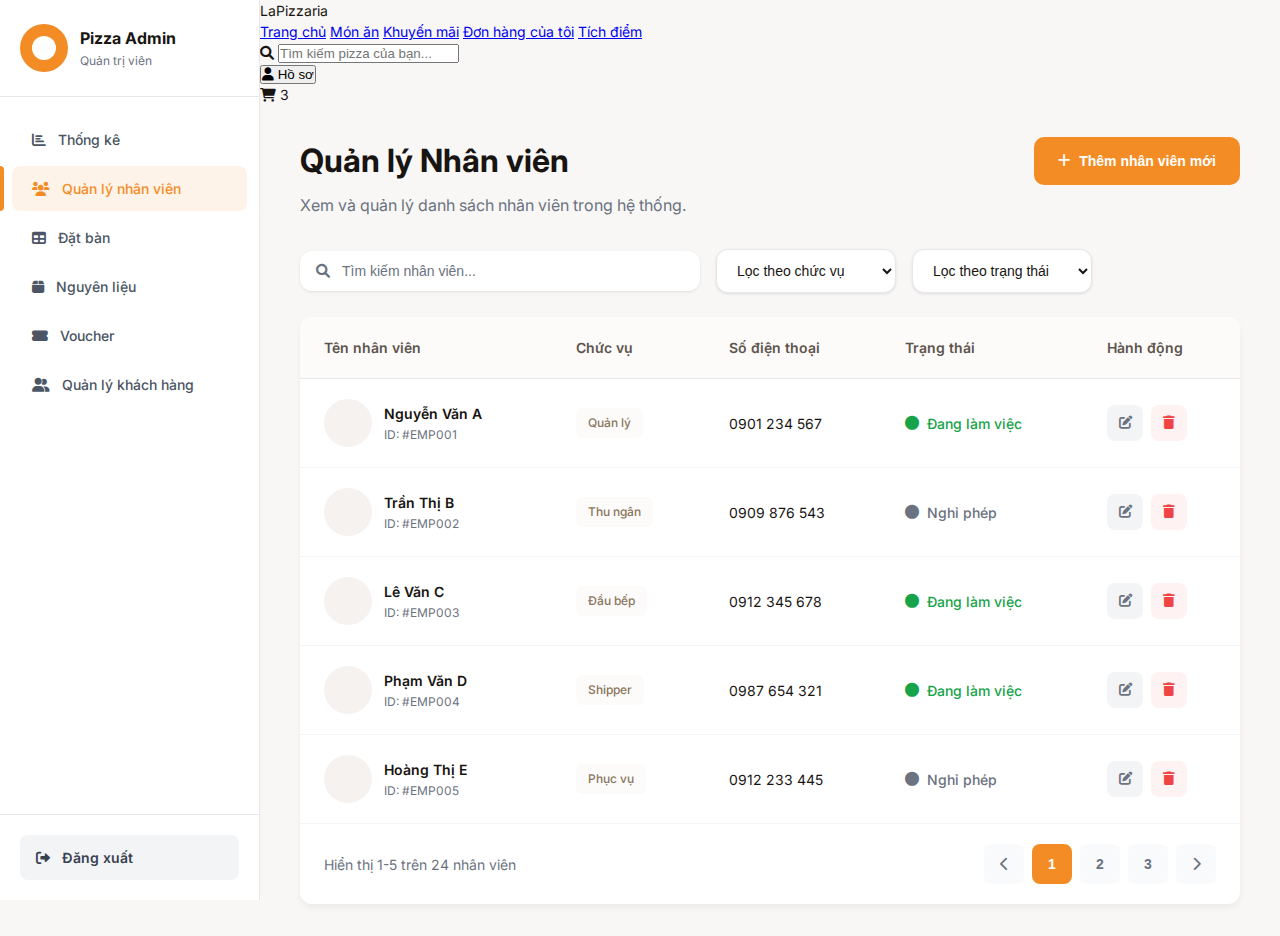
<file: index.html>
<!DOCTYPE html>
<html lang="vi">
<head>
    <meta charset="UTF-8">
    <meta name="viewport" content="width=device-width, initial-scale=1.0">
    <title>Dashboard Quản lý Nhân viên - La Pizzaria</title>
    <link href="https://fonts.googleapis.com/css2?family=Inter:wght@400;500;600;700&display=swap" rel="stylesheet">
    <link rel="stylesheet" href="https://cdnjs.cloudflare.com/ajax/libs/font-awesome/6.0.0/css/all.min.css">
    <link rel="stylesheet" href="styles.css">
</head>
<body>
    <div class="dashboard-container">
        <!-- Sidebar -->
        <aside class="sidebar">
            <div class="admin-info">
                <div class="admin-avatar"></div>
                <div class="admin-details">
                    <h3>Pizza Admin</h3>
                    <p>Quản trị viên</p>
                </div>
            </div>
            
            <nav class="sidebar-menu">
                <ul>
                    <li><a href="#"><i class="fas fa-chart-bar"></i> Thống kê</a></li>
                    <li class="active"><a href="#"><i class="fas fa-users"></i> Quản lý nhân viên</a></li>
                    <li><a href="#"><i class="fas fa-table"></i> Đặt bàn</a></li>
                    <li><a href="#"><i class="fas fa-box"></i> Nguyên liệu</a></li>
                    <li><a href="#"><i class="fas fa-ticket-alt"></i> Voucher</a></li>
                    <li><a href="#"><i class="fas fa-user-friends"></i> Quản lý khách hàng</a></li>
                </ul>
            </nav>
            
            <div class="logout-section">
                <a href="#" class="logout-btn">
                    <i class="fas fa-sign-out-alt"></i> Đăng xuất
                </a>
            </div>
        </aside>

        <!-- Main Content -->
        <main class="main-content">
            <!-- Header -->
            <header class="header">
                <div class="logo-section">
                    <div class="logo-icon"></div>
                    <span class="logo-text">LaPizzaria</span>
                </div>
                
                <nav class="header-nav">
                    <a href="#">Trang chủ</a>
                    <a href="#">Món ăn</a>
                    <a href="#">Khuyến mãi</a>
                    <a href="#">Đơn hàng của tôi</a>
                    <a href="#">Tích điểm</a>
                </nav>
                
                <div class="header-actions">
                    <div class="search-box">
                        <i class="fas fa-search"></i>
                        <input type="text" placeholder="Tìm kiếm pizza của bạn...">
                    </div>
                    <button class="profile-btn">
                        <i class="fas fa-user"></i> Hồ sơ
                    </button>
                    <div class="cart-icon">
                        <i class="fas fa-shopping-cart"></i>
                        <span class="cart-badge">3</span>
                    </div>
                </div>
            </header>

            <!-- Page Content -->
            <div class="page-content">
                <div class="page-header">
                    <div class="page-title">
                        <h1>Quản lý Nhân viên</h1>
                        <p>Xem và quản lý danh sách nhân viên trong hệ thống.</p>
                    </div>
                    <button class="add-employee-btn">
                        <i class="fas fa-plus"></i> Thêm nhân viên mới
                    </button>
                </div>

                <!-- Filter Bar -->
                <div class="filter-bar">
                    <div class="search-input">
                        <i class="fas fa-search"></i>
                        <input type="text" placeholder="Tìm kiếm nhân viên...">
                    </div>
                    <select class="filter-select">
                        <option>Lọc theo chức vụ</option>
                        <option>Quản lý</option>
                        <option>Thu ngân</option>
                        <option>Đầu bếp</option>
                        <option>Shipper</option>
                        <option>Phục vụ</option>
                    </select>
                    <select class="filter-select">
                        <option>Lọc theo trạng thái</option>
                        <option>Đang làm việc</option>
                        <option>Nghỉ phép</option>
                    </select>
                </div>

                <!-- Employee Table -->
                <div class="table-container">
                    <table class="employee-table">
                        <thead>
                            <tr>
                                <th>Tên nhân viên</th>
                                <th>Chức vụ</th>
                                <th>Số điện thoại</th>
                                <th>Trạng thái</th>
                                <th>Hành động</th>
                            </tr>
                        </thead>
                        <tbody>
                            <tr>
                                <td>
                                    <div class="employee-info">
                                        <div class="employee-avatar"></div>
                                        <div class="employee-details">
                                            <span class="employee-name">Nguyễn Văn A</span>
                                            <span class="employee-id">ID: #EMP001</span>
                                        </div>
                                    </div>
                                </td>
                                <td><span class="badge">Quản lý</span></td>
                                <td>0901 234 567</td>
                                <td><span class="status active"><i class="fas fa-circle"></i> Đang làm việc</span></td>
                                <td>
                                    <div class="action-buttons">
                                        <button class="action-btn edit"><i class="fas fa-edit"></i></button>
                                        <button class="action-btn delete"><i class="fas fa-trash"></i></button>
                                    </div>
                                </td>
                            </tr>
                            <tr>
                                <td>
                                    <div class="employee-info">
                                        <div class="employee-avatar"></div>
                                        <div class="employee-details">
                                            <span class="employee-name">Trần Thị B</span>
                                            <span class="employee-id">ID: #EMP002</span>
                                        </div>
                                    </div>
                                </td>
                                <td><span class="badge">Thu ngân</span></td>
                                <td>0909 876 543</td>
                                <td><span class="status inactive"><i class="fas fa-circle"></i> Nghỉ phép</span></td>
                                <td>
                                    <div class="action-buttons">
                                        <button class="action-btn edit"><i class="fas fa-edit"></i></button>
                                        <button class="action-btn delete"><i class="fas fa-trash"></i></button>
                                    </div>
                                </td>
                            </tr>
                            <tr>
                                <td>
                                    <div class="employee-info">
                                        <div class="employee-avatar"></div>
                                        <div class="employee-details">
                                            <span class="employee-name">Lê Văn C</span>
                                            <span class="employee-id">ID: #EMP003</span>
                                        </div>
                                    </div>
                                </td>
                                <td><span class="badge">Đầu bếp</span></td>
                                <td>0912 345 678</td>
                                <td><span class="status active"><i class="fas fa-circle"></i> Đang làm việc</span></td>
                                <td>
                                    <div class="action-buttons">
                                        <button class="action-btn edit"><i class="fas fa-edit"></i></button>
                                        <button class="action-btn delete"><i class="fas fa-trash"></i></button>
                                    </div>
                                </td>
                            </tr>
                            <tr>
                                <td>
                                    <div class="employee-info">
                                        <div class="employee-avatar"></div>
                                        <div class="employee-details">
                                            <span class="employee-name">Phạm Văn D</span>
                                            <span class="employee-id">ID: #EMP004</span>
                                        </div>
                                    </div>
                                </td>
                                <td><span class="badge">Shipper</span></td>
                                <td>0987 654 321</td>
                                <td><span class="status active"><i class="fas fa-circle"></i> Đang làm việc</span></td>
                                <td>
                                    <div class="action-buttons">
                                        <button class="action-btn edit"><i class="fas fa-edit"></i></button>
                                        <button class="action-btn delete"><i class="fas fa-trash"></i></button>
                                    </div>
                                </td>
                            </tr>
                            <tr>
                                <td>
                                    <div class="employee-info">
                                        <div class="employee-avatar"></div>
                                        <div class="employee-details">
                                            <span class="employee-name">Hoàng Thị E</span>
                                            <span class="employee-id">ID: #EMP005</span>
                                        </div>
                                    </div>
                                </td>
                                <td><span class="badge">Phục vụ</span></td>
                                <td>0912 233 445</td>
                                <td><span class="status inactive"><i class="fas fa-circle"></i> Nghỉ phép</span></td>
                                <td>
                                    <div class="action-buttons">
                                        <button class="action-btn edit"><i class="fas fa-edit"></i></button>
                                        <button class="action-btn delete"><i class="fas fa-trash"></i></button>
                                    </div>
                                </td>
                            </tr>
                        </tbody>
                    </table>

                    <!-- Pagination -->
                    <div class="pagination">
                        <span class="pagination-info">Hiển thị 1-5 trên 24 nhân viên</span>
                        <div class="pagination-controls">
                            <button class="page-btn prev"><i class="fas fa-chevron-left"></i></button>
                            <button class="page-btn active">1</button>
                            <button class="page-btn">2</button>
                            <button class="page-btn">3</button>
                            <button class="page-btn next"><i class="fas fa-chevron-right"></i></button>
                        </div>
                    </div>
                </div>
            </div>
        </main>
    </div>
</body>
</html>
</file>
<file: styles.css>
* {
    margin: 0;
    padding: 0;
    box-sizing: border-box;
}

body {
    font-family: 'Inter', 'Segoe UI', sans-serif;
    background-color: #F8F7F5;
    color: #181411;
    font-size: 14px;
    line-height: 1.5;
}

.dashboard-container {
    display: flex;
    min-height: 100vh;
}

/* Sidebar Styles */
.sidebar {
    width: 260px;
    background: white;
    border-right: 1px solid #E5E7EB;
    display: flex;
    flex-direction: column;
    position: fixed;
    height: 100vh;
    left: 0;
    top: 0;
}

.admin-info {
    padding: 24px 20px;
    border-bottom: 1px solid #E5E7EB;
    display: flex;
    align-items: center;
    gap: 12px;
}

.admin-avatar {
    width: 48px;
    height: 48px;
    background: #F48C25;
    border-radius: 50%;
    position: relative;
}

.admin-avatar::after {
    content: '';
    position: absolute;
    top: 50%;
    left: 50%;
    transform: translate(-50%, -50%);
    width: 24px;
    height: 24px;
    background: white;
    border-radius: 50%;
}

.admin-details h3 {
    font-weight: 700;
    font-size: 16px;
    color: #181411;
    margin-bottom: 2px;
}

.admin-details p {
    font-size: 12px;
    color: #6B7280;
}

.sidebar-menu {
    flex: 1;
    padding: 20px 0;
}

.sidebar-menu ul {
    list-style: none;
}

.sidebar-menu li {
    margin-bottom: 4px;
}

.sidebar-menu a {
    display: flex;
    align-items: center;
    gap: 12px;
    padding: 12px 20px;
    text-decoration: none;
    color: #4B5563;
    font-weight: 500;
    border-radius: 8px;
    margin: 0 12px;
    transition: all 0.2s;
}

.sidebar-menu a:hover {
    background: #F3F4F6;
}

.sidebar-menu li.active a {
    background: rgba(244, 140, 37, 0.1);
    color: #F48C25;
    position: relative;
}

.sidebar-menu li.active a::before {
    content: '';
    position: absolute;
    left: -12px;
    top: 0;
    bottom: 0;
    width: 4px;
    background: #F48C25;
    border-radius: 0 4px 4px 0;
}

.logout-section {
    padding: 20px;
    border-top: 1px solid #E5E7EB;
}

.logout-btn {
    display: flex;
    align-items: center;
    gap: 12px;
    padding: 12px 16px;
    background: #F3F4F6;
    color: #374151;
    text-decoration: none;
    border-radius: 8px;
    font-weight: 600;
    transition: all 0.2s;
}

.logout-btn:hover {
    background: #E5E7EB;
}

/* Main Content */
.main-content {
    flex: 1;
    margin-left: 260px;
    display: flex;
    flex-direction: column;
}



/* Page Content */
.page-content {
    padding: 32px 40px;
    flex: 1;
}

.page-header {
    display: flex;
    justify-content: space-between;
    align-items: flex-start;
    margin-bottom: 32px;
}

.page-title h1 {
    font-size: 32px;
    font-weight: 700;
    color: #181411;
    margin-bottom: 8px;
}

.page-title p {
    color: #6B7280;
    font-size: 16px;
}

.add-employee-btn {
    background: #F48C25;
    color: white;
    border: none;
    padding: 16px 24px;
    border-radius: 10px;
    font-weight: 600;
    cursor: pointer;
    display: flex;
    align-items: center;
    gap: 8px;
    font-size: 14px;
    transition: background 0.2s;
}

.add-employee-btn:hover {
    background: #E07B1A;
}

/* Filter Bar */
.filter-bar {
    display: flex;
    gap: 16px;
    margin-bottom: 24px;
    align-items: center;
}

.search-input {
    display: flex;
    align-items: center;
    background: white;
    border-radius: 12px;
    padding: 12px 16px;
    gap: 12px;
    flex: 1;
    max-width: 400px;
    box-shadow: 0 1px 3px rgba(0, 0, 0, 0.1);
}

.search-input i {
    color: #6B7280;
}

.search-input input {
    border: none;
    outline: none;
    flex: 1;
    font-size: 14px;
    color: #181411;
}

.search-input input::placeholder {
    color: #6B7280;
}

.filter-select {
    background: white;
    border: 1px solid #E5E7EB;
    border-radius: 12px;
    padding: 12px 16px;
    font-size: 14px;
    color: #181411;
    cursor: pointer;
    min-width: 180px;
    box-shadow: 0 1px 3px rgba(0, 0, 0, 0.1);
}

.filter-select:focus {
    outline: none;
    border-color: #F48C25;
}

/* Table Container */
.table-container {
    background: white;
    border-radius: 12px;
    box-shadow: 0 4px 6px rgba(0, 0, 0, 0.05);
    overflow: hidden;
}

.employee-table {
    width: 100%;
    border-collapse: collapse;
}

.employee-table th {
    background: #FCFBF9;
    padding: 20px 24px;
    text-align: left;
    font-weight: 600;
    color: #5E544D;
    font-size: 14px;
    border-bottom: 1px solid #E5E7EB;
}

.employee-table td {
    padding: 20px 24px;
    border-bottom: 1px solid #F3F4F6;
    vertical-align: middle;
}

.employee-table tr:last-child td {
    border-bottom: none;
}

.employee-info {
    display: flex;
    align-items: center;
    gap: 12px;
}

.employee-avatar {
    width: 48px;
    height: 48px;
    background: #F5F2F0;
    border-radius: 50%;
    flex-shrink: 0;
}

.employee-details {
    display: flex;
    flex-direction: column;
}

.employee-name {
    font-weight: 600;
    color: #181411;
    font-size: 14px;
}

.employee-id {
    font-size: 12px;
    color: #6B7280;
    margin-top: 2px;
}

.badge {
    background: #FCFBF9;
    color: #8A7560;
    padding: 6px 12px;
    border-radius: 6px;
    font-size: 12px;
    font-weight: 500;
    display: inline-block;
}

.status {
    display: flex;
    align-items: center;
    gap: 8px;
    font-size: 14px;
    font-weight: 500;
}

.status.active {
    color: #16A34A;
}

.status.active i {
    color: #16A34A;
}

.status.inactive {
    color: #6B7280;
}

.status.inactive i {
    color: #6B7280;
}

.action-buttons {
    display: flex;
    gap: 8px;
}

.action-btn {
    width: 36px;
    height: 36px;
    border: none;
    border-radius: 8px;
    cursor: pointer;
    display: flex;
    align-items: center;
    justify-content: center;
    transition: all 0.2s;
}

.action-btn.edit {
    background: #F3F4F6;
    color: #6B7280;
}

.action-btn.edit:hover {
    background: #E5E7EB;
    color: #374151;
}

.action-btn.delete {
    background: #FEF2F2;
    color: #EF4444;
}

.action-btn.delete:hover {
    background: #FEE2E2;
    color: #DC2626;
}

/* Pagination */
.pagination {
    display: flex;
    justify-content: space-between;
    align-items: center;
    padding: 20px 24px;
    border-top: 1px solid #F3F4F6;
}

.pagination-info {
    color: #6B7280;
    font-size: 14px;
}

.pagination-controls {
    display: flex;
    gap: 8px;
    align-items: center;
}

.page-btn {
    width: 40px;
    height: 40px;
    border: none;
    border-radius: 8px;
    cursor: pointer;
    display: flex;
    align-items: center;
    justify-content: center;
    font-weight: 600;
    font-size: 14px;
    transition: all 0.2s;
}

.page-btn:not(.active) {
    background: #F9FAFB;
    color: #6B7280;
}

.page-btn:not(.active):hover {
    background: #F3F4F6;
    color: #374151;
}

.page-btn.active {
    background: #F48C25;
    color: white;
}

.page-btn.prev,
.page-btn.next {
    background: #F9FAFB;
    color: #6B7280;
}

.page-btn.prev:hover,
.page-btn.next:hover {
    background: #F3F4F6;
    color: #374151;
}

/* Responsive Design */

@media (max-width: 768px) {
    .sidebar {
        transform: translateX(-100%);
        transition: transform 0.3s;
    }
    
    .main-content {
        margin-left: 0;
    }
    
    .page-content {
        padding: 20px 16px;
    }
    
    .page-header {
        flex-direction: column;
        gap: 16px;
        align-items: stretch;
    }
    
    .filter-bar {
        flex-direction: column;
        gap: 12px;
    }
    
    .search-input {
        max-width: none;
    }
    
    .employee-table {
        font-size: 12px;
    }
    
    .employee-table th,
    .employee-table td {
        padding: 12px 8px;
    }
    
    .pagination {
        flex-direction: column;
        gap: 16px;
        text-align: center;
    }
}
</file>
